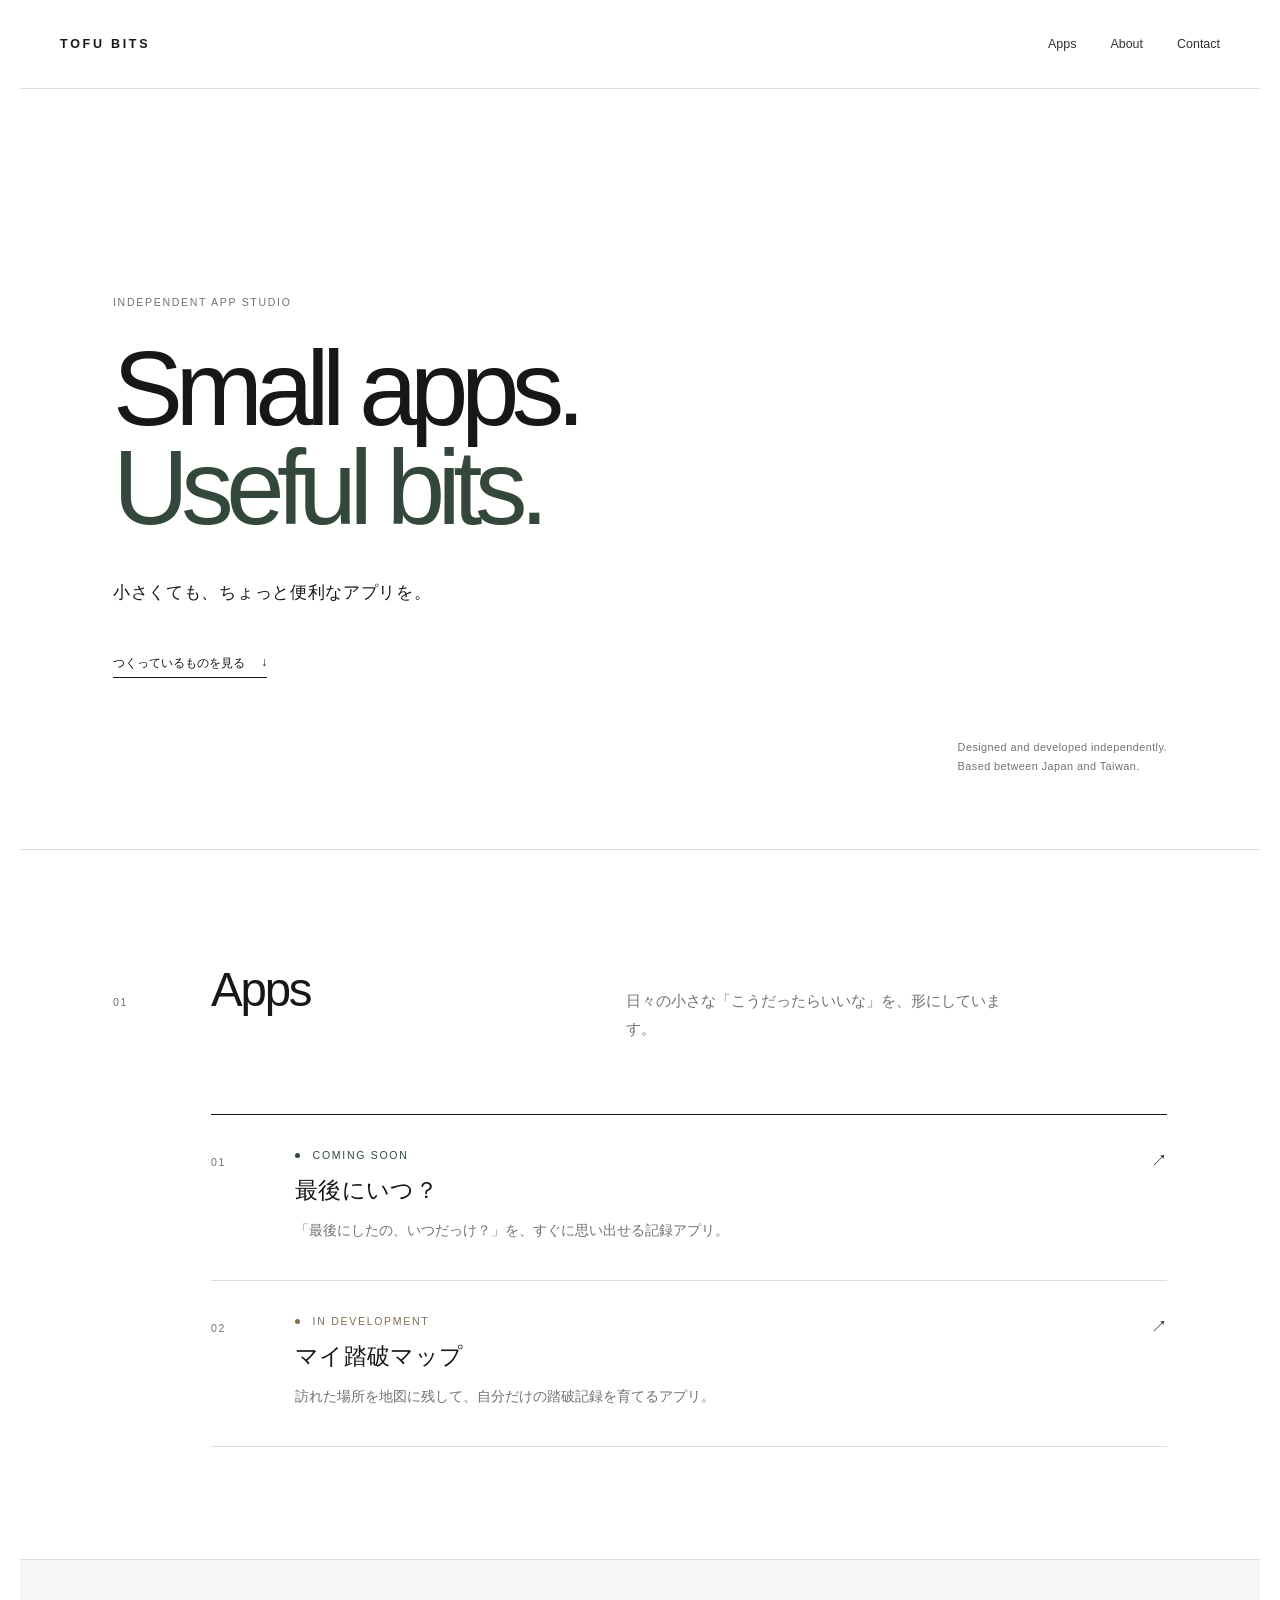
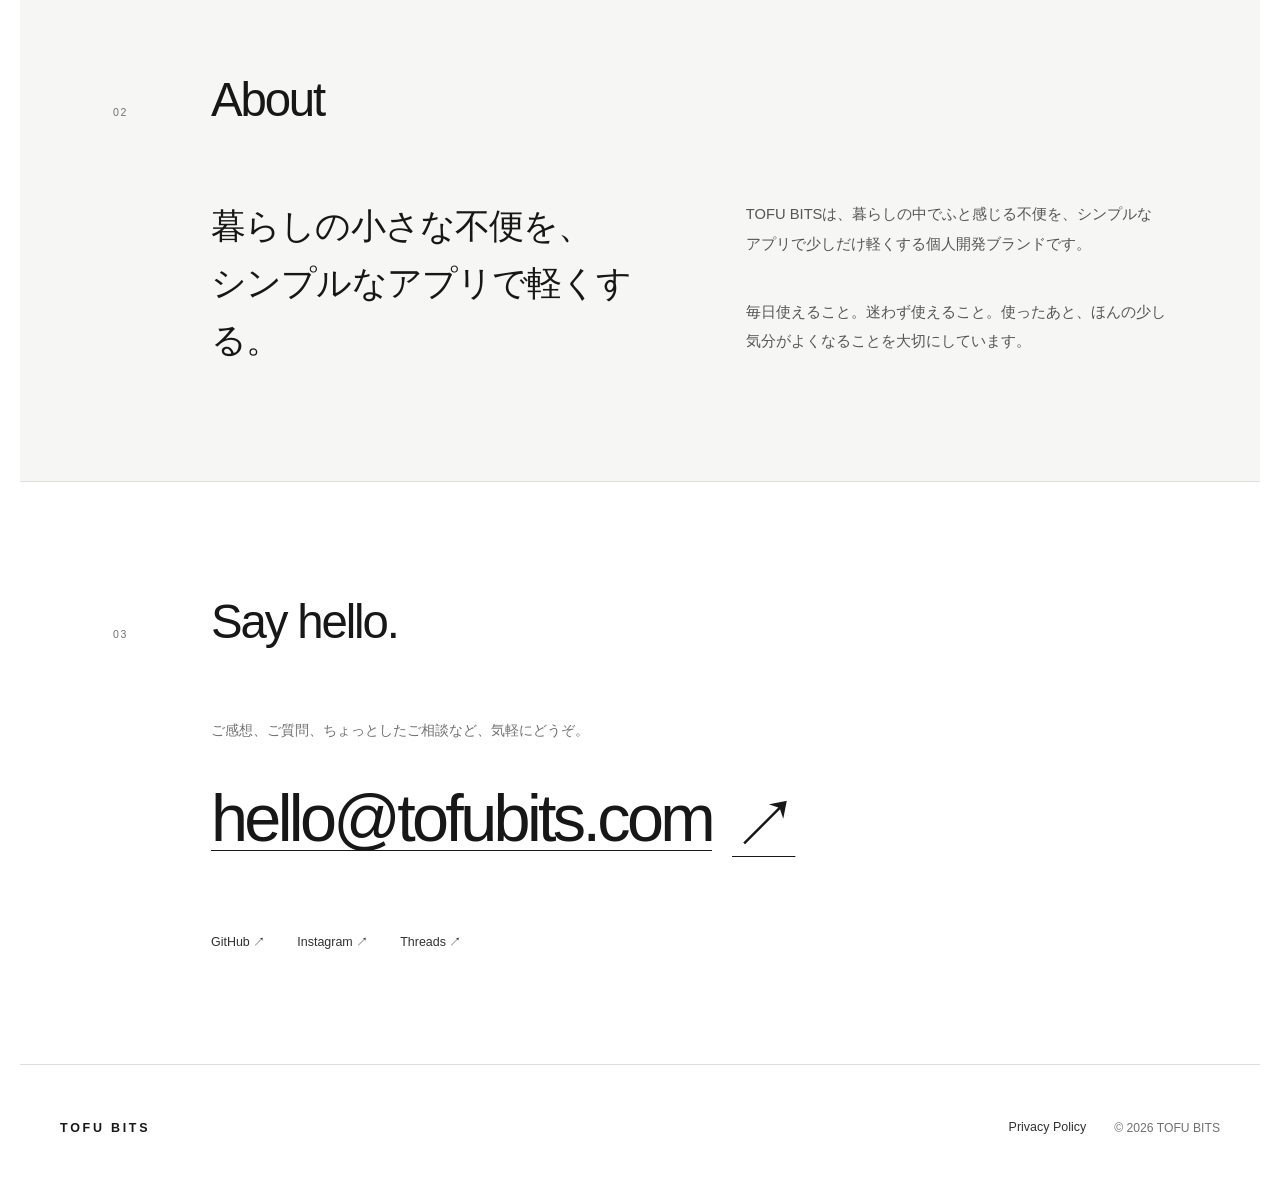
<file: index.html>
<!doctype html>
<html lang="ja">
<head>
  <meta charset="utf-8">
  <meta name="viewport" content="width=device-width, initial-scale=1">
  <meta name="theme-color" content="#ffffff">
  <meta name="description" content="TOFU BITSは、小さくても、ちょっと便利なアプリを作る個人開発ブランドです。">
  <meta property="og:title" content="TOFU BITS — Small apps. Useful bits.">
  <meta property="og:description" content="小さくても、ちょっと便利なアプリを。">
  <meta property="og:type" content="website">
  <meta property="og:url" content="https://tofubits.com/">
  <link rel="canonical" href="https://tofubits.com/">
  <link rel="icon" href="/favicon.svg" type="image/svg+xml">
  <link rel="stylesheet" href="/styles.css">
  <title>TOFU BITS — Small apps. Useful bits.</title>
</head>
<body>
  <a class="skip-link" href="#main">本文へ移動</a>
  <header class="site-header">
    <a class="brand" href="/" aria-label="TOFU BITS ホーム">
      <span>TOFU BITS</span>
    </a>
    <nav aria-label="メインナビゲーション">
      <a href="#apps">Apps</a>
      <a href="#about">About</a>
      <a href="#contact">Contact</a>
    </nav>
  </header>

  <main id="main">
    <section class="hero" aria-labelledby="hero-title">
      <div class="hero-copy">
        <p class="eyebrow">Independent app studio</p>
        <h1 id="hero-title">Small apps.<br><span>Useful bits.</span></h1>
        <p class="hero-ja">小さくても、ちょっと便利なアプリを。</p>
        <a class="text-link" href="#apps">つくっているものを見る <span aria-hidden="true">↓</span></a>
      </div>
      <p class="hero-note">Designed and developed independently.<br>Based between Japan and Taiwan.</p>
    </section>

    <section class="section" id="apps" aria-labelledby="apps-title">
      <div class="section-heading">
        <p class="section-number">01</p>
        <h2 id="apps-title">Apps</h2>
        <p>日々の小さな「こうだったらいいな」を、形にしています。</p>
      </div>
      <div class="app-list">
        <article class="app-card">
          <p class="app-index" aria-hidden="true">01</p>
          <div class="app-info">
            <p class="status"><span></span> Coming Soon</p>
            <h3>最後にいつ？</h3>
            <p>「最後にしたの、いつだっけ？」を、すぐに思い出せる記録アプリ。</p>
          </div>
          <span class="card-arrow" aria-hidden="true">↗</span>
        </article>
        <article class="app-card">
          <p class="app-index" aria-hidden="true">02</p>
          <div class="app-info">
            <p class="status development"><span></span> In Development</p>
            <h3>マイ踏破マップ</h3>
            <p>訪れた場所を地図に残して、自分だけの踏破記録を育てるアプリ。</p>
          </div>
          <span class="card-arrow" aria-hidden="true">↗</span>
        </article>
      </div>
    </section>

    <section class="section about" id="about" aria-labelledby="about-title">
      <div class="section-heading">
        <p class="section-number">02</p>
        <h2 id="about-title">About</h2>
      </div>
      <div class="about-copy">
        <p class="lead">暮らしの小さな不便を、<br>シンプルなアプリで軽くする。</p>
        <p>TOFU BITSは、暮らしの中でふと感じる不便を、シンプルなアプリで少しだけ軽くする個人開発ブランドです。</p>
        <p>毎日使えること。迷わず使えること。使ったあと、ほんの少し気分がよくなることを大切にしています。</p>
      </div>
    </section>

    <section class="section contact" id="contact" aria-labelledby="contact-title">
      <div class="section-heading">
        <p class="section-number">03</p>
        <h2 id="contact-title">Say hello.</h2>
      </div>
      <div class="contact-content">
        <p>ご感想、ご質問、ちょっとしたご相談など、気軽にどうぞ。</p>
        <a class="email-link" href="mailto:hello@tofubits.com">hello@tofubits.com <span aria-hidden="true">↗</span></a>
        <div class="social-links" aria-label="ソーシャルリンク">
          <a href="https://github.com/TOFU-BITS" rel="me noopener" target="_blank">GitHub <span aria-hidden="true">↗</span></a>
          <a href="https://www.instagram.com/tofu_bits/" rel="me noopener" target="_blank">Instagram <span aria-hidden="true">↗</span></a>
          <a href="https://www.threads.net/@tofu_bits" rel="me noopener" target="_blank">Threads <span aria-hidden="true">↗</span></a>
        </div>
      </div>
    </section>
  </main>

  <footer>
    <a class="brand footer-brand" href="/"><span>TOFU BITS</span></a>
    <div class="footer-meta">
      <a href="/privacy/">Privacy Policy</a>
      <p>© <span id="year">2026</span> TOFU BITS</p>
    </div>
  </footer>
  <script src="/script.js"></script>
</body>
</html>
</file>
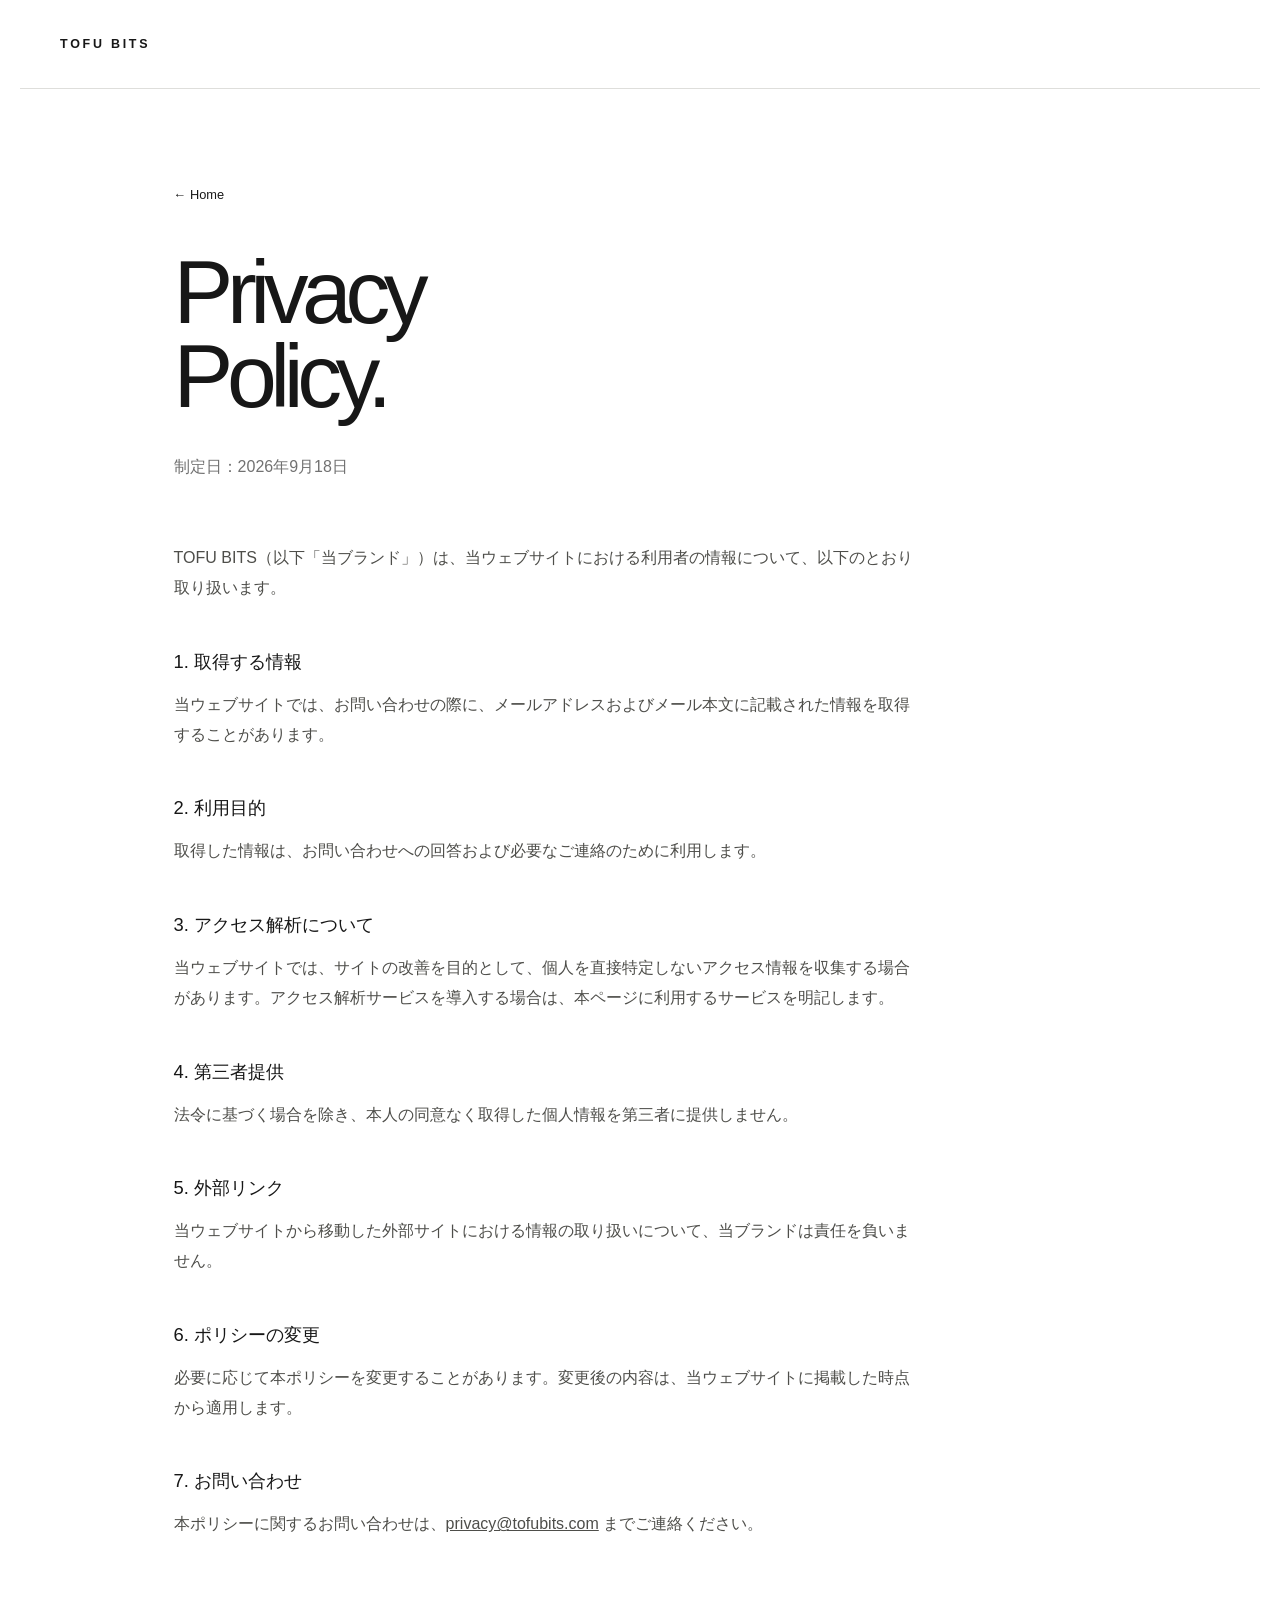
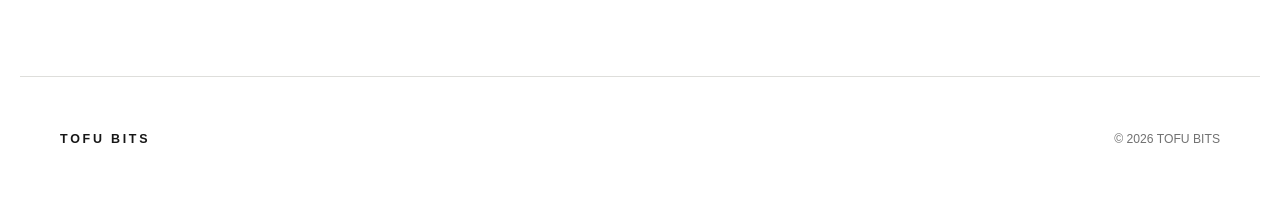
<file: privacy/index.html>
<!doctype html>
<html lang="ja">
<head>
  <meta charset="utf-8">
  <meta name="viewport" content="width=device-width, initial-scale=1">
  <meta name="theme-color" content="#ffffff">
  <meta name="description" content="TOFU BITSのプライバシーポリシー">
  <link rel="canonical" href="https://tofubits.com/privacy/">
  <link rel="icon" href="/favicon.svg" type="image/svg+xml">
  <link rel="stylesheet" href="/styles.css">
  <title>Privacy Policy — TOFU BITS</title>
</head>
<body>
  <header class="site-header">
    <a class="brand" href="/"><span>TOFU BITS</span></a>
  </header>
  <main class="policy-main">
    <article class="policy">
      <a class="back-link" href="/">← Home</a>
      <h1>Privacy<br>Policy.</h1>
      <p class="updated">制定日：2026年9月18日</p>
      <p>TOFU BITS（以下「当ブランド」）は、当ウェブサイトにおける利用者の情報について、以下のとおり取り扱います。</p>
      <h2>1. 取得する情報</h2>
      <p>当ウェブサイトでは、お問い合わせの際に、メールアドレスおよびメール本文に記載された情報を取得することがあります。</p>
      <h2>2. 利用目的</h2>
      <p>取得した情報は、お問い合わせへの回答および必要なご連絡のために利用します。</p>
      <h2>3. アクセス解析について</h2>
      <p>当ウェブサイトでは、サイトの改善を目的として、個人を直接特定しないアクセス情報を収集する場合があります。アクセス解析サービスを導入する場合は、本ページに利用するサービスを明記します。</p>
      <h2>4. 第三者提供</h2>
      <p>法令に基づく場合を除き、本人の同意なく取得した個人情報を第三者に提供しません。</p>
      <h2>5. 外部リンク</h2>
      <p>当ウェブサイトから移動した外部サイトにおける情報の取り扱いについて、当ブランドは責任を負いません。</p>
      <h2>6. ポリシーの変更</h2>
      <p>必要に応じて本ポリシーを変更することがあります。変更後の内容は、当ウェブサイトに掲載した時点から適用します。</p>
      <h2>7. お問い合わせ</h2>
      <p>本ポリシーに関するお問い合わせは、<a href="mailto:privacy@tofubits.com">privacy@tofubits.com</a> までご連絡ください。</p>
    </article>
  </main>
  <footer>
    <a class="brand footer-brand" href="/"><span>TOFU BITS</span></a>
    <div class="footer-meta"><p>© 2026 TOFU BITS</p></div>
  </footer>
</body>
</html>
</file>
<file: styles.css>
:root { --ink:#171717; --muted:#717171; --paper:#fff; --soft:#f6f6f4; --line:#dededb; --accent:#33483b; --max:1240px; }
* { box-sizing:border-box; }
html { scroll-behavior:smooth; }
body { margin:0; color:var(--ink); background:var(--paper); font-family:"Helvetica Neue",Helvetica,Arial,"Hiragino Kaku Gothic ProN","Yu Gothic",sans-serif; -webkit-font-smoothing:antialiased; font-feature-settings:"palt" 1; }
a { color:inherit; }
.skip-link { position:fixed; left:1rem; top:-5rem; z-index:10; padding:.7rem 1rem; color:#fff; background:var(--ink); }
.skip-link:focus { top:1rem; }
.site-header, footer { max-width:var(--max); margin:auto; padding:30px 40px; display:flex; align-items:center; justify-content:space-between; }
.site-header { min-height:88px; }
.brand { display:inline-flex; text-decoration:none; font-size:.78rem; font-weight:600; letter-spacing:.22em; }
nav { display:flex; gap:34px; }
nav a, .social-links a, .footer-meta a { color:#303030; font-size:.78rem; text-decoration:none; border-bottom:1px solid transparent; }
nav a:hover, .social-links a:hover, .footer-meta a:hover { border-color:currentColor; }
main, footer { border-top:1px solid var(--line); }
main { max-width:var(--max); margin:auto; }
.hero { min-height:min(760px,calc(100vh - 88px)); display:grid; grid-template-columns:minmax(0,1fr) auto; align-items:end; gap:60px; padding:110px 7.5% 74px; }
.hero-copy { align-self:center; }
.eyebrow, .section-number, .status, .app-index { text-transform:uppercase; letter-spacing:.16em; font-size:.66rem; font-weight:500; }
.eyebrow { margin:0 0 32px; color:var(--muted); }
h1 { max-width:900px; margin:0; font-size:clamp(4rem,8.2vw,7.4rem); font-weight:400; line-height:.94; letter-spacing:-.072em; }
h1 span { color:var(--accent); }
.hero-ja { max-width:32em; margin:38px 0 44px; font-size:clamp(1rem,1.35vw,1.18rem); line-height:1.9; letter-spacing:.04em; white-space:nowrap; }
.text-link { display:inline-flex; gap:16px; padding-bottom:5px; font-size:.78rem; text-decoration:none; border-bottom:1px solid var(--ink); }
.hero-note { margin:0; color:var(--muted); font-size:.68rem; line-height:1.7; letter-spacing:.04em; white-space:nowrap; }
.section { padding:112px 7.5%; border-top:1px solid var(--line); }
.section-heading { display:grid; grid-template-columns:70px 1fr 1.4fr; gap:28px; align-items:baseline; margin-bottom:70px; }
.section-number { color:var(--muted); }
h2 { margin:0; font-size:clamp(2rem,3.7vw,3.1rem); font-weight:400; letter-spacing:-.045em; }
.section-heading>p:last-child { max-width:400px; margin:0; color:var(--muted); font-size:.92rem; line-height:1.9; }
.app-list { margin-left:98px; border-top:1px solid var(--ink); }
.app-card { display:grid; grid-template-columns:60px 1fr auto; gap:24px; align-items:start; padding:34px 0 36px; border-bottom:1px solid var(--line); }
.app-index { margin:7px 0 0; color:var(--muted); }
.status { margin:0 0 14px; color:var(--accent); }
.status span { display:inline-block; width:5px; height:5px; margin:0 8px 1px 0; border-radius:50%; background:var(--accent); }
.status.development { color:#806d54; }
.status.development span { background:#806d54; }
.app-info h3 { margin:0 0 12px; font-size:1.42rem; font-weight:500; letter-spacing:.015em; }
.app-info>p:last-child { max-width:560px; margin:0; color:var(--muted); font-size:.9rem; line-height:1.8; }
.card-arrow { margin-top:2px; font-size:1rem; }
.about { background:var(--soft); }
.about-copy { margin-left:98px; display:grid; grid-template-columns:1.08fr 1fr; gap:24px 80px; }
.about-copy .lead { grid-row:span 2; margin:0; font-size:clamp(1.55rem,2.7vw,2.2rem); font-weight:400; line-height:1.65; letter-spacing:-.025em; }
.about-copy p:not(.lead) { max-width:440px; margin:2px 0; color:#555; font-size:.92rem; line-height:2; }
.contact-content { margin-left:98px; }
.contact-content>p { color:var(--muted); font-size:.9rem; }
.email-link { display:inline-flex; gap:20px; margin:26px 0 64px; font-size:clamp(2rem,5.2vw,4.5rem); font-weight:300; letter-spacing:-.055em; text-decoration-thickness:1px; text-underline-offset:9px; }
.social-links { display:flex; gap:32px; }
footer { min-height:126px; }
.footer-meta { display:flex; align-items:center; gap:28px; color:var(--muted); font-size:.76rem; }
.footer-meta p { margin:0; }
.policy-main { padding:96px 12% 120px; }
.policy { max-width:740px; }
.policy h1 { margin-bottom:34px; font-size:clamp(3rem,7vw,6rem); }
.policy .updated { margin-bottom:60px; color:var(--muted); }
.policy h2 { margin:45px 0 14px; font-size:1.15rem; font-weight:500; letter-spacing:0; }
.policy p, .policy li { color:#4e4e4a; line-height:1.9; }
.back-link { display:inline-block; margin-bottom:48px; font-size:.8rem; text-decoration:none; }
@media (max-width:760px) {
  .site-header { min-height:72px; padding:20px 22px; }
  nav { gap:18px; }
  nav a:nth-child(2) { display:none; }
  .hero { min-height:calc(100svh - 72px); grid-template-columns:1fr; align-content:space-between; gap:60px; padding:86px 24px 34px; }
  h1 { font-size:clamp(3.35rem,16vw,5rem); line-height:.96; }
  .hero-ja { margin:30px 0 38px; font-size:.96rem; white-space:normal; }
  .hero-note { justify-self:end; text-align:right; }
  .section { padding:78px 24px; }
  .section-heading { grid-template-columns:42px 1fr; gap:10px; margin-bottom:46px; }
  .section-heading>p:last-child { grid-column:2; margin-top:8px; }
  .app-list, .about-copy, .contact-content { margin-left:0; }
  .app-card { grid-template-columns:34px 1fr auto; gap:12px; padding:28px 0; }
  .app-info h3 { font-size:1.23rem; }
  .app-info>p:last-child { font-size:.84rem; }
  .about-copy { grid-template-columns:1fr; gap:24px; }
  .about-copy .lead { grid-row:auto; margin-bottom:14px; font-size:clamp(1.4rem,6vw,1.8rem); }
  .email-link { max-width:100%; margin-bottom:54px; font-size:clamp(1.48rem,7.4vw,2.2rem); overflow-wrap:anywhere; }
  footer { align-items:flex-start; padding:28px 22px; }
  .footer-meta { align-items:flex-end; flex-direction:column; gap:10px; }
  .policy-main { padding:64px 24px 90px; }
}
@media (prefers-reduced-motion:reduce) { html { scroll-behavior:auto; } *,*::before,*::after { transition:none!important; } }
</file>
